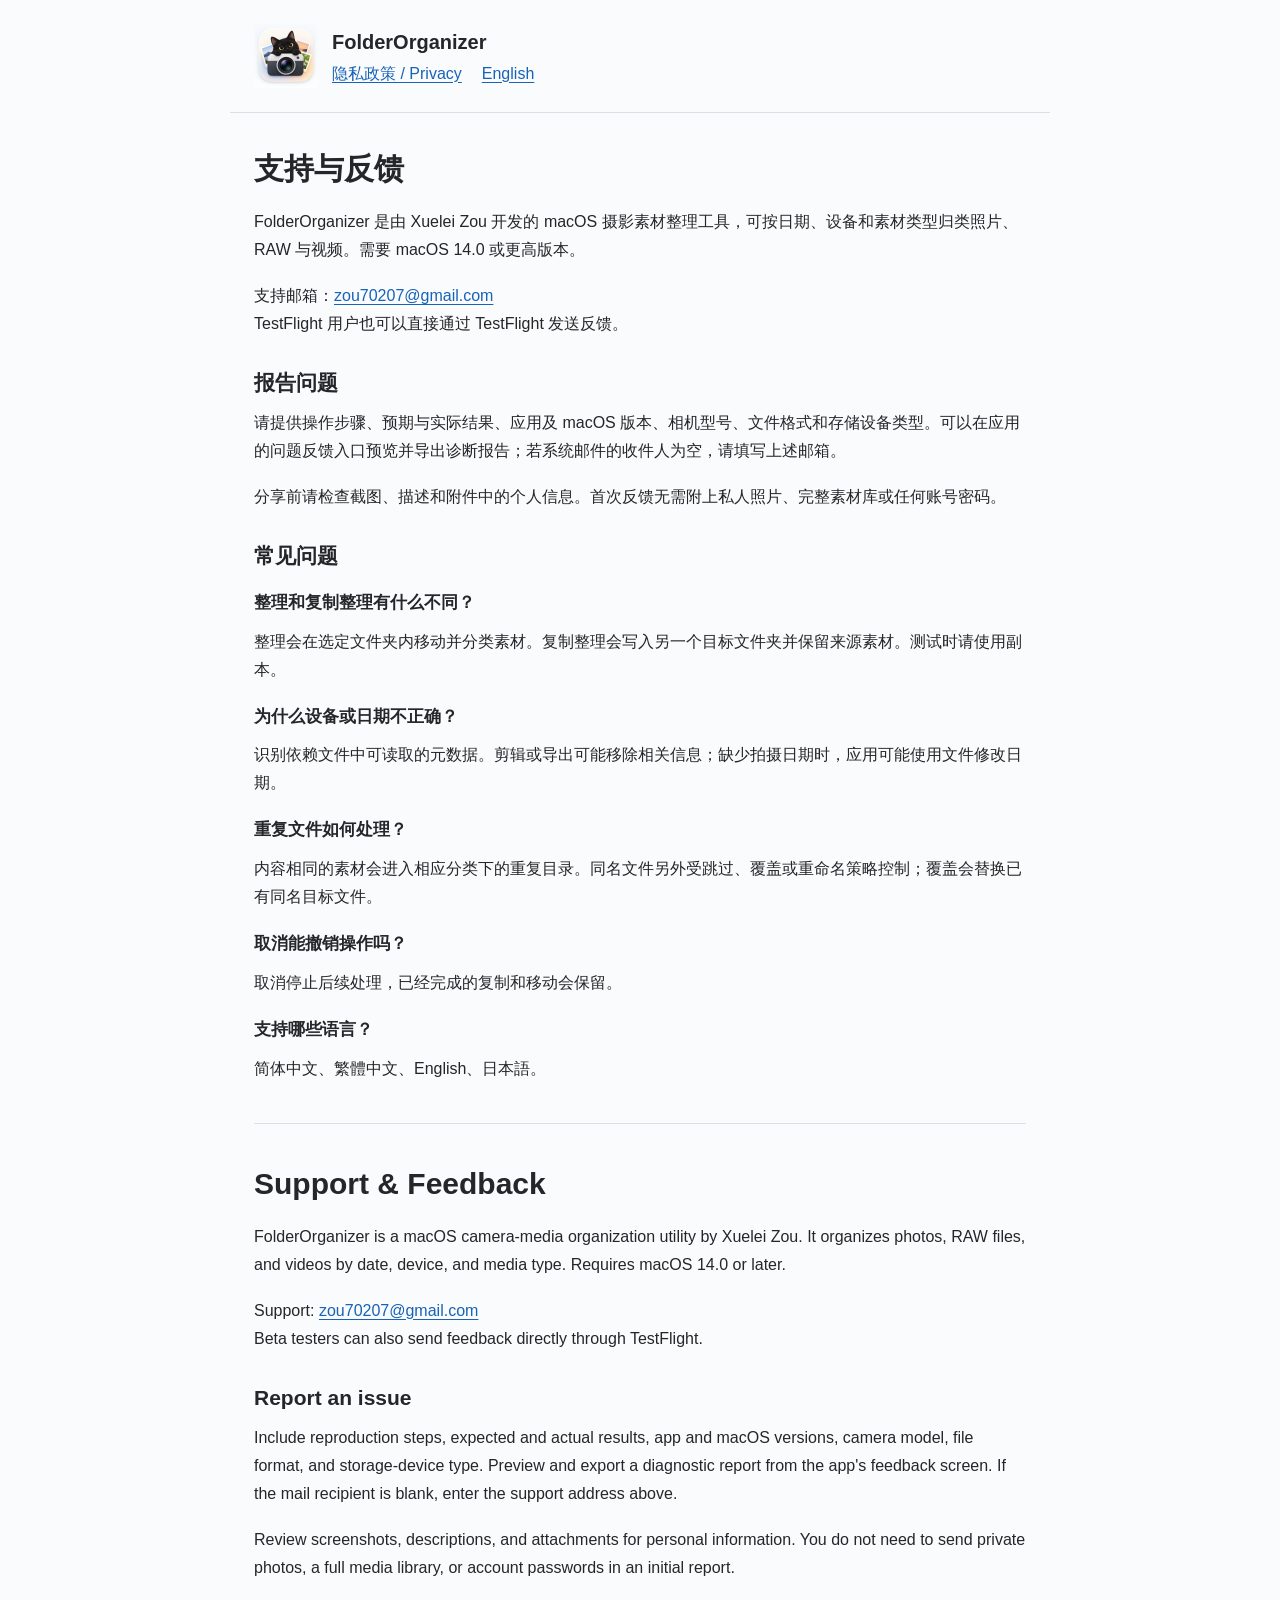
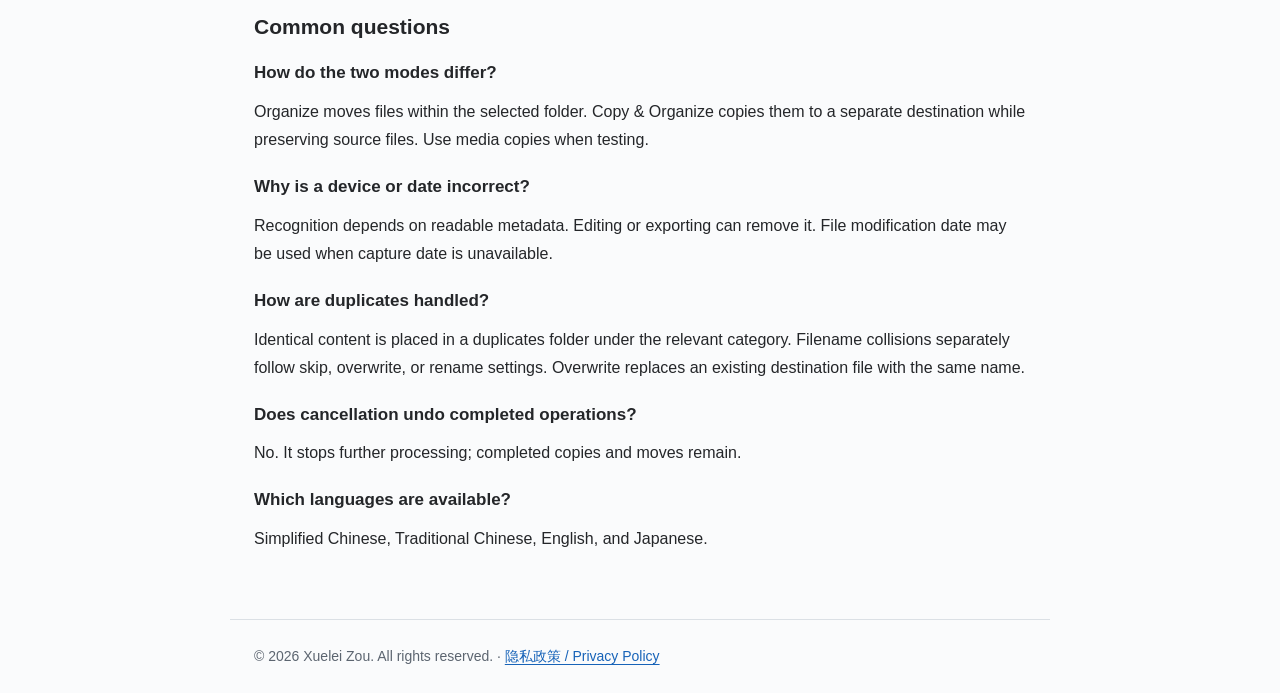
<file: index.html>
<!doctype html>
<html lang="zh-Hans">
<head><meta charset="utf-8"><meta name="viewport" content="width=device-width, initial-scale=1"><title>FolderOrganizer · 支持 / Support</title><meta name="description" content="FolderOrganizer macOS 摄影素材整理工具的支持与隐私信息。Support and privacy information for FolderOrganizer."><link rel="stylesheet" href="style.css"><link rel="icon" href="icon.png"></head>
<body>
<header><img src="icon.png" alt="" width="64" height="64"><div><strong>FolderOrganizer</strong><nav aria-label="页面导航"><a href="privacy.html">隐私政策 / Privacy</a><a href="#english">English</a></nav></div></header>
<main>
<section><h1>支持与反馈</h1>
<p>FolderOrganizer 是由 Xuelei Zou 开发的 macOS 摄影素材整理工具，可按日期、设备和素材类型归类照片、RAW 与视频。需要 macOS 14.0 或更高版本。</p>
<p>支持邮箱：<a href="mailto:zou70207@gmail.com">zou70207@gmail.com</a><br>TestFlight 用户也可以直接通过 TestFlight 发送反馈。</p>
<h2>报告问题</h2><p>请提供操作步骤、预期与实际结果、应用及 macOS 版本、相机型号、文件格式和存储设备类型。可以在应用的问题反馈入口预览并导出诊断报告；若系统邮件的收件人为空，请填写上述邮箱。</p>
<p>分享前请检查截图、描述和附件中的个人信息。首次反馈无需附上私人照片、完整素材库或任何账号密码。</p>
<h2>常见问题</h2>
<h3>整理和复制整理有什么不同？</h3><p>整理会在选定文件夹内移动并分类素材。复制整理会写入另一个目标文件夹并保留来源素材。测试时请使用副本。</p>
<h3>为什么设备或日期不正确？</h3><p>识别依赖文件中可读取的元数据。剪辑或导出可能移除相关信息；缺少拍摄日期时，应用可能使用文件修改日期。</p>
<h3>重复文件如何处理？</h3><p>内容相同的素材会进入相应分类下的重复目录。同名文件另外受跳过、覆盖或重命名策略控制；覆盖会替换已有同名目标文件。</p>
<h3>取消能撤销操作吗？</h3><p>取消停止后续处理，已经完成的复制和移动会保留。</p>
<h3>支持哪些语言？</h3><p>简体中文、繁體中文、English、日本語。</p></section>
<section id="english" lang="en"><h1>Support &amp; Feedback</h1>
<p>FolderOrganizer is a macOS camera-media organization utility by Xuelei Zou. It organizes photos, RAW files, and videos by date, device, and media type. Requires macOS 14.0 or later.</p>
<p>Support: <a href="mailto:zou70207@gmail.com">zou70207@gmail.com</a><br>Beta testers can also send feedback directly through TestFlight.</p>
<h2>Report an issue</h2><p>Include reproduction steps, expected and actual results, app and macOS versions, camera model, file format, and storage-device type. Preview and export a diagnostic report from the app's feedback screen. If the mail recipient is blank, enter the support address above.</p>
<p>Review screenshots, descriptions, and attachments for personal information. You do not need to send private photos, a full media library, or account passwords in an initial report.</p>
<h2>Common questions</h2>
<h3>How do the two modes differ?</h3><p>Organize moves files within the selected folder. Copy &amp; Organize copies them to a separate destination while preserving source files. Use media copies when testing.</p>
<h3>Why is a device or date incorrect?</h3><p>Recognition depends on readable metadata. Editing or exporting can remove it. File modification date may be used when capture date is unavailable.</p>
<h3>How are duplicates handled?</h3><p>Identical content is placed in a duplicates folder under the relevant category. Filename collisions separately follow skip, overwrite, or rename settings. Overwrite replaces an existing destination file with the same name.</p>
<h3>Does cancellation undo completed operations?</h3><p>No. It stops further processing; completed copies and moves remain.</p>
<h3>Which languages are available?</h3><p>Simplified Chinese, Traditional Chinese, English, and Japanese.</p></section>
</main><footer>© 2026 Xuelei Zou. All rights reserved. · <a href="privacy.html">隐私政策 / Privacy Policy</a></footer></body></html>
</file>
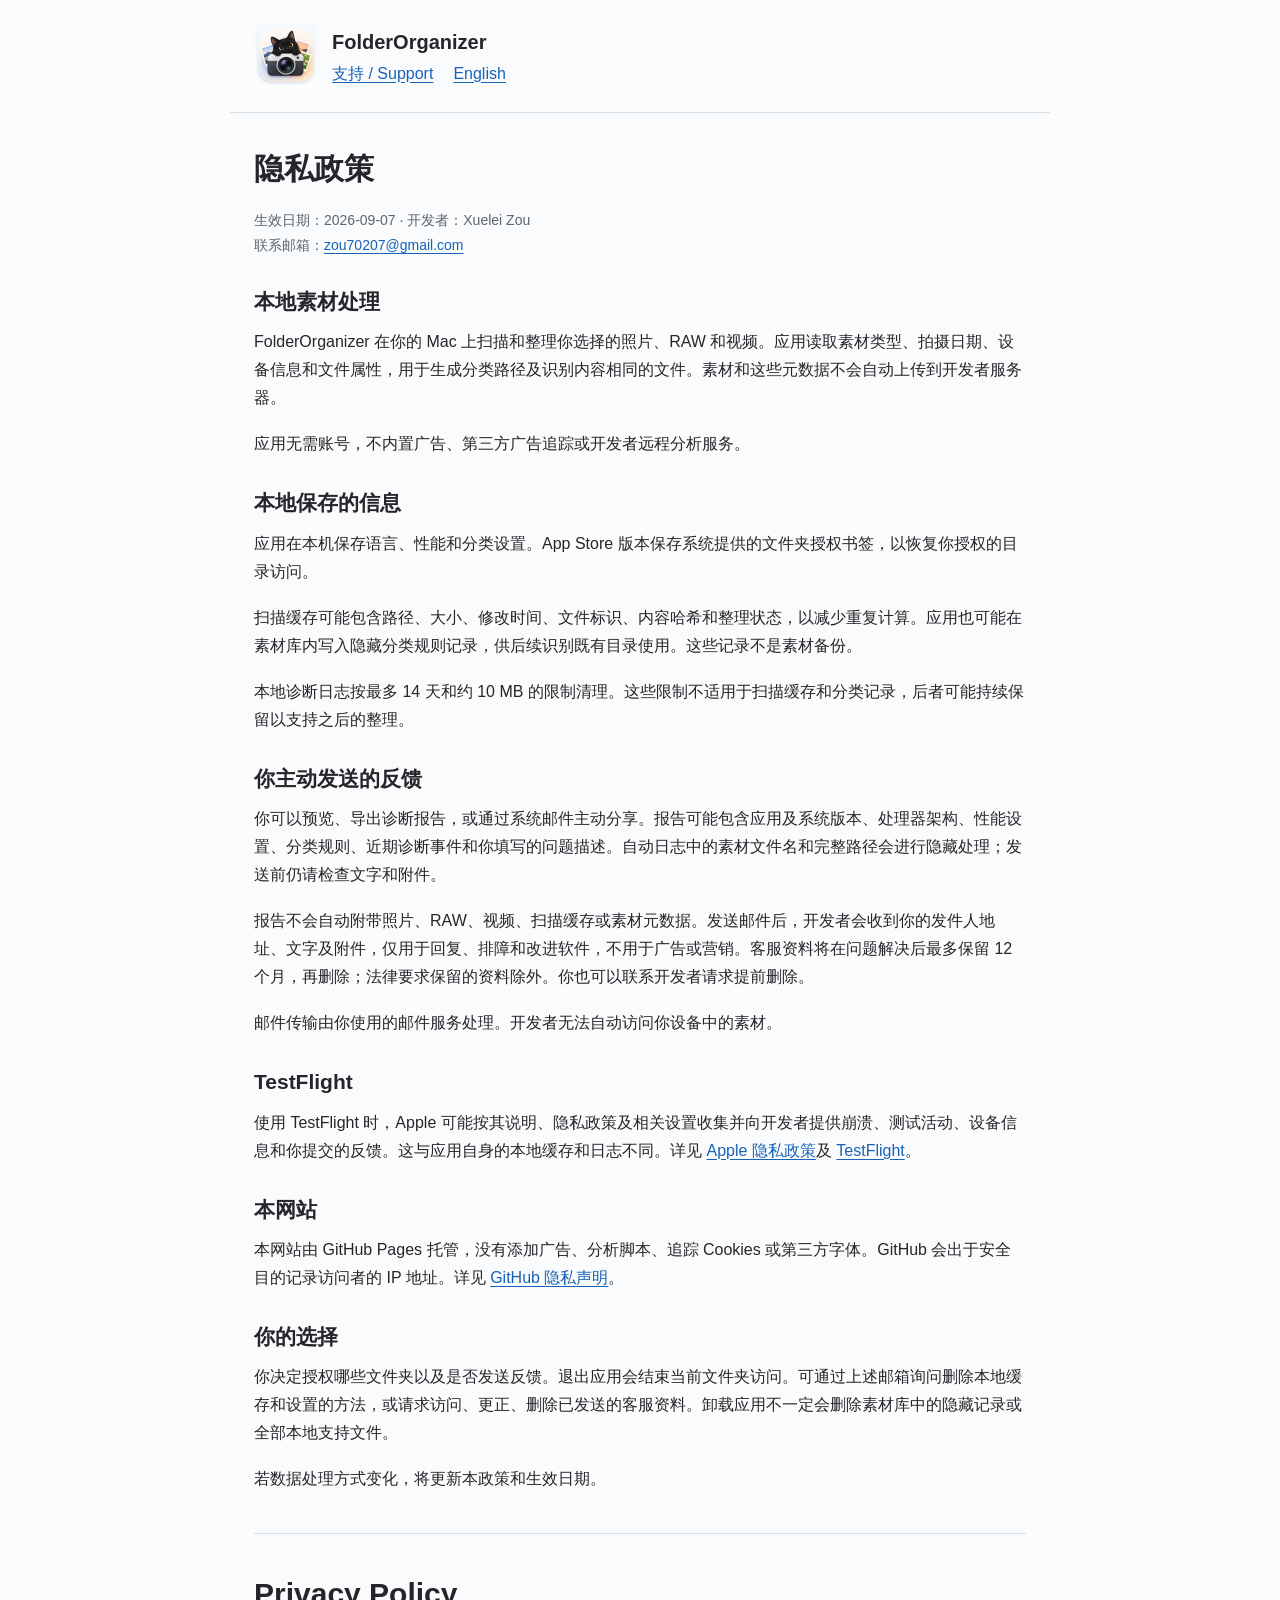
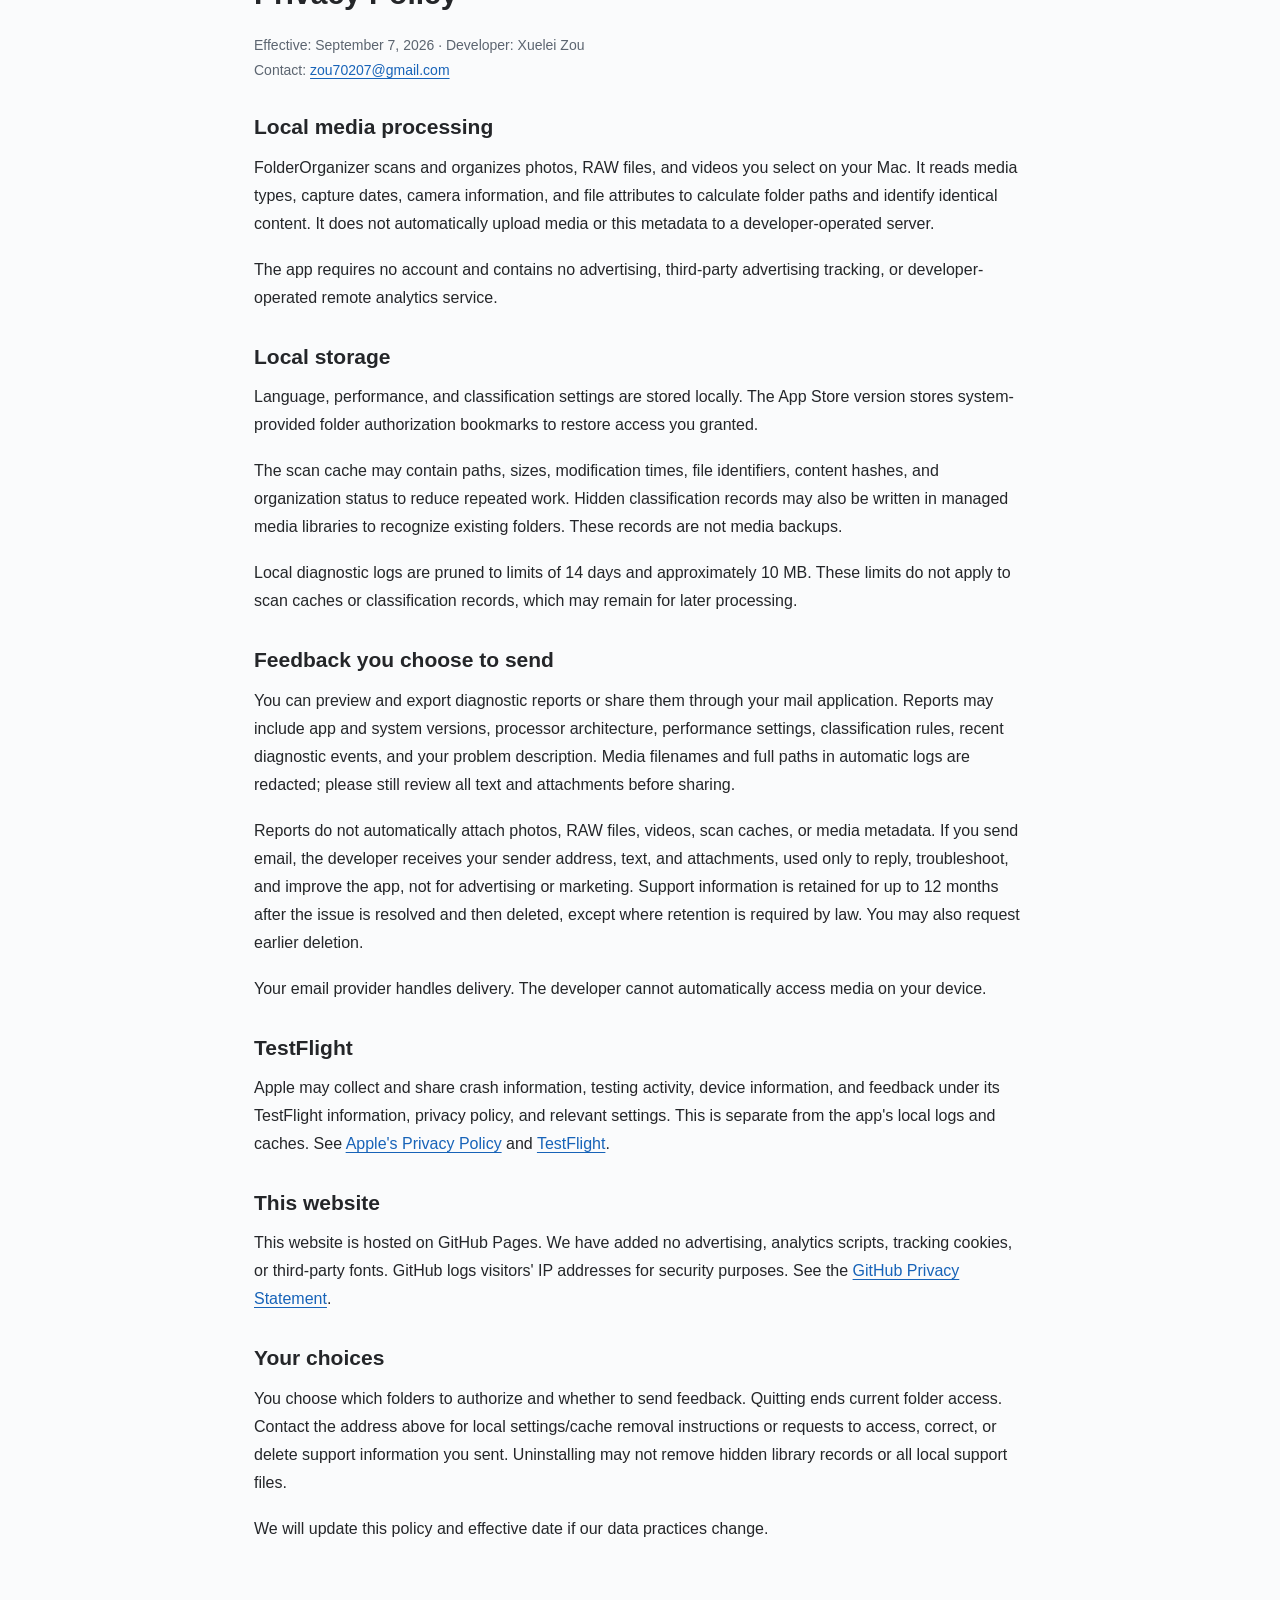
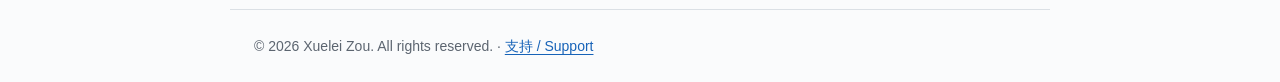
<file: privacy.html>
<!doctype html>
<html lang="zh-Hans">
<head><meta charset="utf-8"><meta name="viewport" content="width=device-width, initial-scale=1"><title>FolderOrganizer · 隐私政策 / Privacy Policy</title><meta name="description" content="FolderOrganizer privacy policy: local media processing, diagnostics and optional feedback."><link rel="stylesheet" href="style.css"><link rel="icon" href="icon.png"></head>
<body><header><img src="icon.png" alt="" width="64" height="64"><div><strong>FolderOrganizer</strong><nav aria-label="页面导航"><a href="index.html">支持 / Support</a><a href="#english">English</a></nav></div></header>
<main><section><h1>隐私政策</h1><p class="meta">生效日期：2026-09-07 · 开发者：Xuelei Zou<br>联系邮箱：<a href="mailto:zou70207@gmail.com">zou70207@gmail.com</a></p>
<h2>本地素材处理</h2><p>FolderOrganizer 在你的 Mac 上扫描和整理你选择的照片、RAW 和视频。应用读取素材类型、拍摄日期、设备信息和文件属性，用于生成分类路径及识别内容相同的文件。素材和这些元数据不会自动上传到开发者服务器。</p>
<p>应用无需账号，不内置广告、第三方广告追踪或开发者远程分析服务。</p>
<h2>本地保存的信息</h2><p>应用在本机保存语言、性能和分类设置。App Store 版本保存系统提供的文件夹授权书签，以恢复你授权的目录访问。</p><p>扫描缓存可能包含路径、大小、修改时间、文件标识、内容哈希和整理状态，以减少重复计算。应用也可能在素材库内写入隐藏分类规则记录，供后续识别既有目录使用。这些记录不是素材备份。</p>
<p>本地诊断日志按最多 14 天和约 10 MB 的限制清理。这些限制不适用于扫描缓存和分类记录，后者可能持续保留以支持之后的整理。</p>
<h2>你主动发送的反馈</h2><p>你可以预览、导出诊断报告，或通过系统邮件主动分享。报告可能包含应用及系统版本、处理器架构、性能设置、分类规则、近期诊断事件和你填写的问题描述。自动日志中的素材文件名和完整路径会进行隐藏处理；发送前仍请检查文字和附件。</p>
<p>报告不会自动附带照片、RAW、视频、扫描缓存或素材元数据。发送邮件后，开发者会收到你的发件人地址、文字及附件，仅用于回复、排障和改进软件，不用于广告或营销。客服资料将在问题解决后最多保留 12 个月，再删除；法律要求保留的资料除外。你也可以联系开发者请求提前删除。</p>
<p>邮件传输由你使用的邮件服务处理。开发者无法自动访问你设备中的素材。</p>
<h2>TestFlight</h2><p>使用 TestFlight 时，Apple 可能按其说明、隐私政策及相关设置收集并向开发者提供崩溃、测试活动、设备信息和你提交的反馈。这与应用自身的本地缓存和日志不同。详见 <a href="https://www.apple.com/legal/privacy/">Apple 隐私政策</a>及 <a href="https://testflight.apple.com/">TestFlight</a>。</p>
<h2>本网站</h2><p>本网站由 GitHub Pages 托管，没有添加广告、分析脚本、追踪 Cookies 或第三方字体。GitHub 会出于安全目的记录访问者的 IP 地址。详见 <a href="https://docs.github.com/en/site-policy/privacy-policies/github-general-privacy-statement">GitHub 隐私声明</a>。</p>
<h2>你的选择</h2><p>你决定授权哪些文件夹以及是否发送反馈。退出应用会结束当前文件夹访问。可通过上述邮箱询问删除本地缓存和设置的方法，或请求访问、更正、删除已发送的客服资料。卸载应用不一定会删除素材库中的隐藏记录或全部本地支持文件。</p>
<p>若数据处理方式变化，将更新本政策和生效日期。</p></section>
<section id="english" lang="en"><h1>Privacy Policy</h1><p class="meta">Effective: September 7, 2026 · Developer: Xuelei Zou<br>Contact: <a href="mailto:zou70207@gmail.com">zou70207@gmail.com</a></p>
<h2>Local media processing</h2><p>FolderOrganizer scans and organizes photos, RAW files, and videos you select on your Mac. It reads media types, capture dates, camera information, and file attributes to calculate folder paths and identify identical content. It does not automatically upload media or this metadata to a developer-operated server.</p><p>The app requires no account and contains no advertising, third-party advertising tracking, or developer-operated remote analytics service.</p>
<h2>Local storage</h2><p>Language, performance, and classification settings are stored locally. The App Store version stores system-provided folder authorization bookmarks to restore access you granted.</p><p>The scan cache may contain paths, sizes, modification times, file identifiers, content hashes, and organization status to reduce repeated work. Hidden classification records may also be written in managed media libraries to recognize existing folders. These records are not media backups.</p><p>Local diagnostic logs are pruned to limits of 14 days and approximately 10 MB. These limits do not apply to scan caches or classification records, which may remain for later processing.</p>
<h2>Feedback you choose to send</h2><p>You can preview and export diagnostic reports or share them through your mail application. Reports may include app and system versions, processor architecture, performance settings, classification rules, recent diagnostic events, and your problem description. Media filenames and full paths in automatic logs are redacted; please still review all text and attachments before sharing.</p><p>Reports do not automatically attach photos, RAW files, videos, scan caches, or media metadata. If you send email, the developer receives your sender address, text, and attachments, used only to reply, troubleshoot, and improve the app, not for advertising or marketing. Support information is retained for up to 12 months after the issue is resolved and then deleted, except where retention is required by law. You may also request earlier deletion.</p><p>Your email provider handles delivery. The developer cannot automatically access media on your device.</p>
<h2>TestFlight</h2><p>Apple may collect and share crash information, testing activity, device information, and feedback under its TestFlight information, privacy policy, and relevant settings. This is separate from the app's local logs and caches. See <a href="https://www.apple.com/legal/privacy/">Apple's Privacy Policy</a> and <a href="https://testflight.apple.com/">TestFlight</a>.</p>
<h2>This website</h2><p>This website is hosted on GitHub Pages. We have added no advertising, analytics scripts, tracking cookies, or third-party fonts. GitHub logs visitors' IP addresses for security purposes. See the <a href="https://docs.github.com/en/site-policy/privacy-policies/github-general-privacy-statement">GitHub Privacy Statement</a>.</p>
<h2>Your choices</h2><p>You choose which folders to authorize and whether to send feedback. Quitting ends current folder access. Contact the address above for local settings/cache removal instructions or requests to access, correct, or delete support information you sent. Uninstalling may not remove hidden library records or all local support files.</p><p>We will update this policy and effective date if our data practices change.</p></section></main>
<footer>© 2026 Xuelei Zou. All rights reserved. · <a href="index.html">支持 / Support</a></footer></body></html>
</file>
<file: style.css>
:root { color-scheme: light dark; font-family: -apple-system, BlinkMacSystemFont, "Segoe UI", sans-serif; color: #242629; background: #fafbfc; line-height: 1.75; }
* { box-sizing: border-box; }
body { margin: 0; }
a { color: #1763b8; text-underline-offset: 3px; overflow-wrap: anywhere; }
a:hover { color: #10497f; }
header, main, footer { width: min(820px, 100%); margin: 0 auto; padding: 24px; }
header { display: flex; align-items: center; gap: 14px; border-bottom: 1px solid #dbe0e5; }
header img { width: 64px; height: 64px; flex: none; }
header strong { font-size: 20px; }
nav { display: flex; gap: 20px; flex-wrap: wrap; }
h1 { font-size: 30px; line-height: 1.3; margin: 12px 0 20px; }
h2 { font-size: 21px; line-height: 1.4; margin: 30px 0 12px; }
h3 { font-size: 17px; margin-bottom: 6px; }
p { margin: 10px 0 18px; }
.meta, footer { font-size: 14px; color: #5c6570; }
section + section { border-top: 1px solid #dbe0e5; margin-top: 40px; padding-top: 28px; }
footer { border-top: 1px solid #dbe0e5; margin-top: 24px; }
@media (max-width: 480px) { header, main, footer { padding: 20px; } h1 { font-size: 26px; } header strong { font-size: 18px; } }
@media (prefers-color-scheme: dark) { :root { color: #eceeef; background: #171819; } a { color: #8dc5ff; } a:hover { color: #bcddff; } .meta, footer { color: #b5bbc2; } header, footer, section + section { border-color: #383b40; } }
</file>
